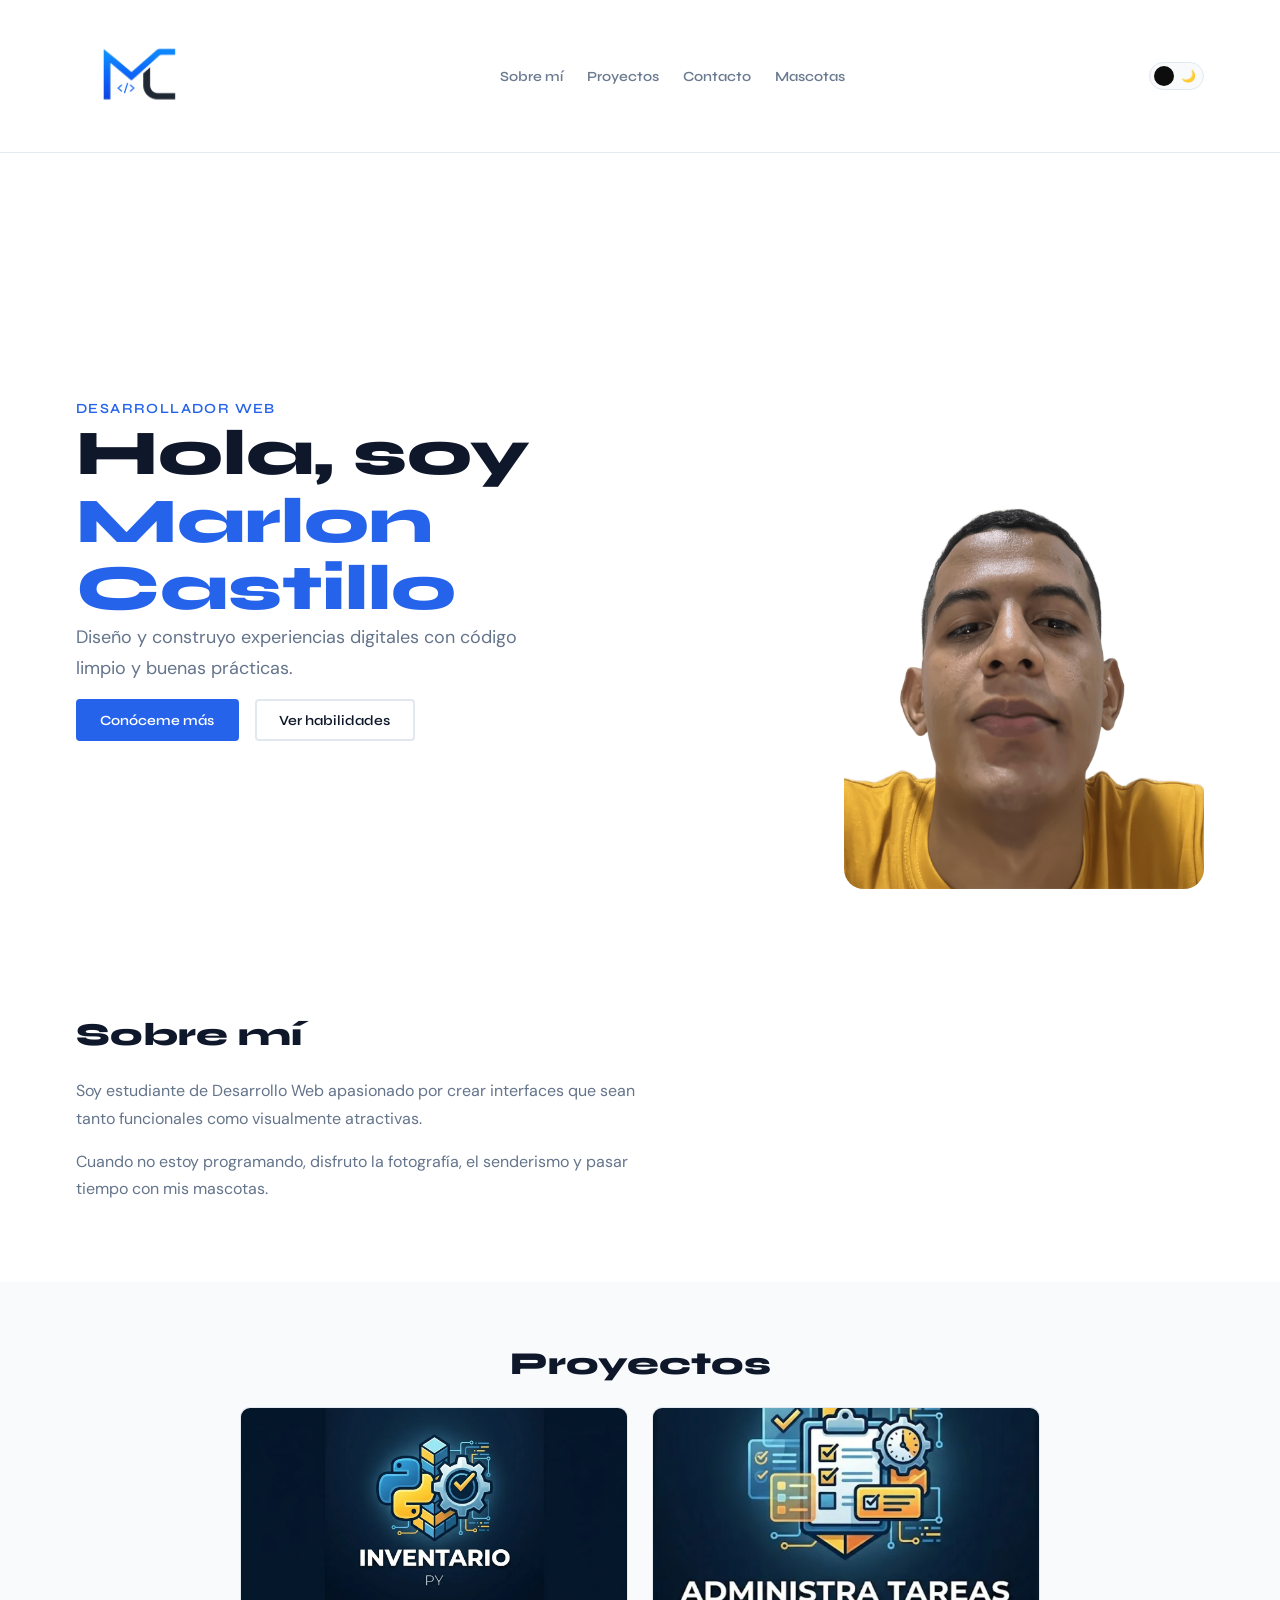
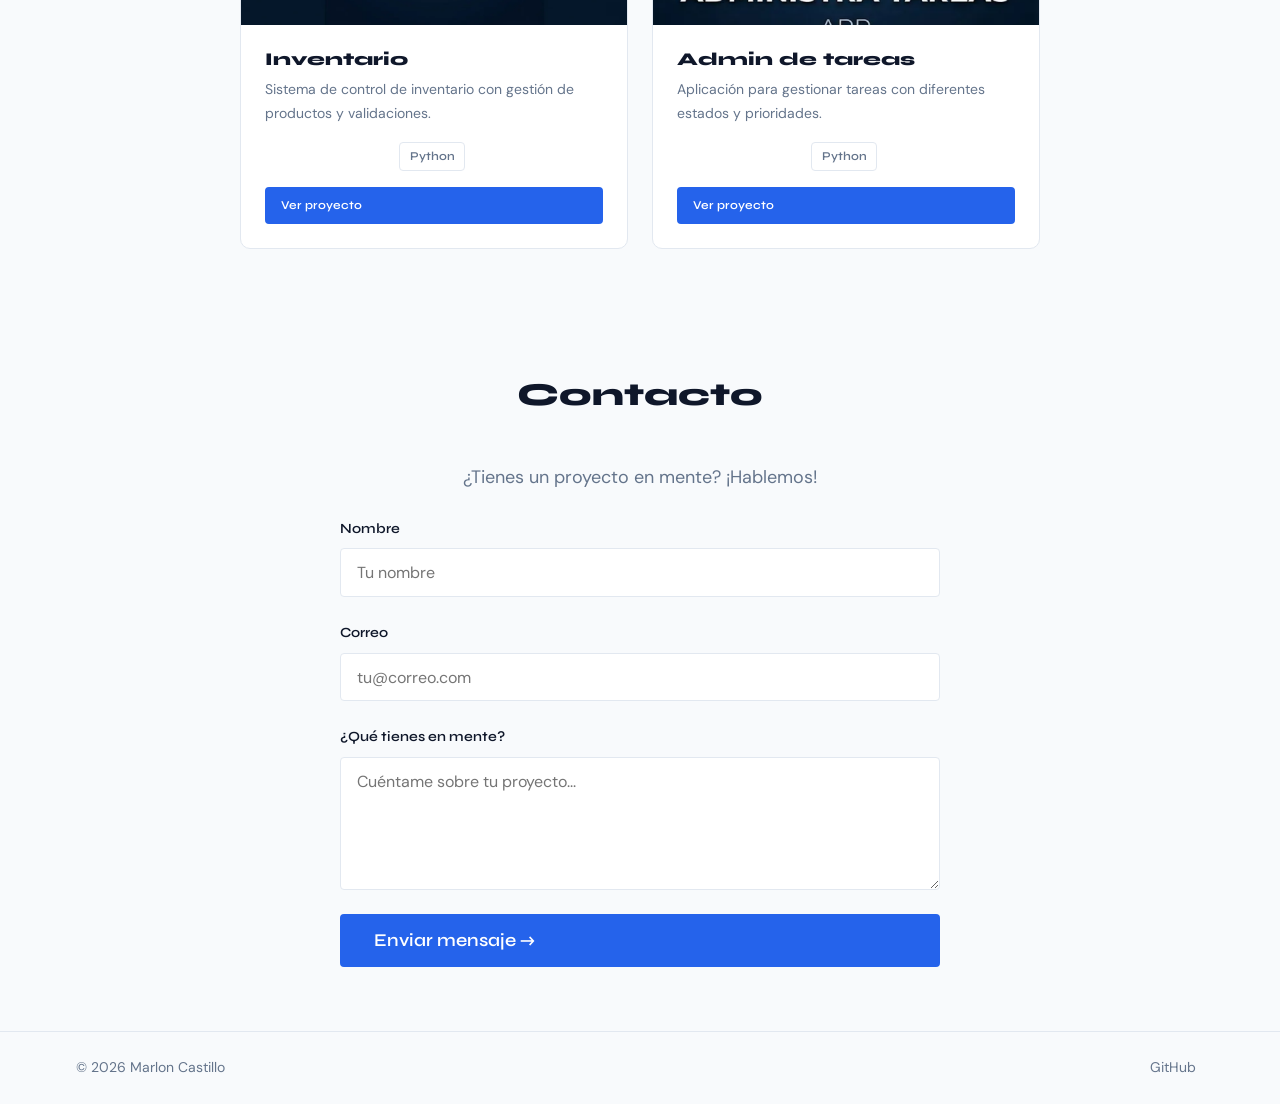
<file: index.html>
<!DOCTYPE html>
<html lang="es">

<head>
  <meta charset="UTF-8" />
  <meta name="viewport" content="width=device-width, initial-scale=1.0" />
  <title>Portafolio Marlon Castillo</title>
  <!-- Google Fonts -->
  <link rel="preconnect" href="https://fonts.googleapis.com" />
  <link rel="preconnect" href="https://fonts.gstatic.com" crossorigin />
  <link
    href="https://fonts.googleapis.com/css2?family=Syne:wght@400;600;800&family=DM+Sans:ital,wght@0,300;0,400;1,300&display=swap"
    rel="stylesheet" />
  <link rel="stylesheet" href="css/style.css" />
  <link rel="icon" href="images/logo.webp" type="image/webp" />
</head>

<body>



  <header class="site-header">
    <div class="container header-inner">
      <a href="index.html" class="logo"><img src="images/logo_2.webp" alt="Logo" /></a>
      <nav class="nav" id="main-nav" aria-label="Navegación principal">
        <ul class="nav-list">
          <li><a href="#sobre-mi">Sobre mí</a></li>
          <li><a href="#proyectos">Proyectos</a></li>
          <li><a href="#contacto">Contacto</a></li>
          <li><a href="mascotas.html">Mascotas</a></li>
        </ul>
      </nav>
      <div class="header-actions">
        <!-- Switch Modo Oscuro mejorado -->
        <label class="theme-switch">
          <input type="checkbox" id="theme-toggle">
          <span class="slider">
            <span class="icon sun">☀️</span>
            <span class="icon moon">🌙</span>
          </span>
        </label>
        <!-- Hamburguesa para móvil -->
        <button class="nav-toggle" id="nav-toggle" aria-label="Abrir menú" aria-expanded="false" aria-controls="main-nav">
          <span></span><span></span><span></span>
        </button>
      </div>
    </div>
  </header>

  <!-- ========== HERO ========== -->
  <section class="hero" id="inicio">
    <div class="container hero-inner">
      <div class="hero-text">
        <p class="hero-label">Desarrollador Web</p>
        <h1 class="hero-title">Hola, soy <br /><span class="accent">Marlon Castillo</span></h1>
        <p class="hero-bio" id="hero-bio">
          Diseño y construyo experiencias digitales con código limpio y buenas prácticas.
        </p>
        <div class="hero-actions">
          <button class="btn btn-primary" id="btn-cambiar-texto">Conóceme más</button>
          <button class="btn btn-outline" id="btn-toggle-skills">Ver habilidades</button>
        </div>
      </div>
      <div class="hero-avatar">
        <img src="images/perfil2.png" alt="Ilustración de perfil de Marlon Castillo" class="avatar-img" width="320"
          height="320" />
      </div>
    </div>
  </section>

  <!-- ========== PANEL DE HABILIDADES (oculto por defecto, JS lo muestra) ========== -->
  <div class="skills-panel hidden" id="skills-panel">
    <div class="container">
      <h2 class="section-subtitle">Habilidades técnicas</h2>
      <ul class="skills-list">
        <li class="skill-tag">HTML5</li>
        <li class="skill-tag">CSS3</li>
        <li class="skill-tag">JavaScript</li>
        <li class="skill-tag">Responsive Design</li>
      </ul>
    </div>
  </div>

  <!-- ========== SOBRE MÍ ========== -->
  <section class="section" id="sobre-mi">
    <div class="container two-col">
      <div class="col-text">
        <h2 class="section-title">Sobre mí</h2>
        <p>
          Soy estudiante de Desarrollo Web apasionado por crear interfaces que sean tanto funcionales como
          visualmente atractivas.
        </p>
        <p>
          Cuando no estoy programando, disfruto la fotografía, el senderismo y pasar tiempo con mis mascotas.
        </p>
      </div>
    </div>
  </section>

  <!-- ========== PROYECTOS ========== -->
  <section class="section section-dark" id="proyectos">
    <div class="container">
      <h2 class="section-title centered">Proyectos</h2>
      <div class="projects-grid">

        <article class="card">
          <img src="images/inventario.webp" alt="Captura del proyecto Inventario" class="card-img" />
          <div class="card-body">
            <h3 class="card-title">Inventario</h3>
            <p class="card-desc">Sistema de control de inventario con gestión de productos y validaciones.</p>
            <div class="card-tags">
              <span class="tag">Python</span>
            </div>
            <a href="https://github.com/MarlonCastilloj/my-repository" class="btn btn-primary btn-sm">Ver proyecto</a>
          </div>
        </article>

        <article class="card">
          <img src="images/tareas.webp" alt="Captura del proyecto Admin de Tareas" class="card-img" />
          <div class="card-body">
            <h3 class="card-title">Admin de tareas</h3>
            <p class="card-desc">Aplicación para gestionar tareas con diferentes estados y prioridades.</p>
            <div class="card-tags">
              <span class="tag">Python</span>
            </div>
            <a href="https://github.com/MarlonCastilloj/Admin-Tareas" class="btn btn-primary btn-sm">Ver proyecto</a>
          </div>
        </article>

      </div>
    </div>
  </section>


  <!-- ========== CONTACTO ========== -->
  <section class="section section-dark" id="contacto">
    <div class="container contact-inner">
      <h2 class="section-title centered">Contacto</h2>
      <p class="contact-sub">¿Tienes un proyecto en mente? ¡Hablemos!</p>

      <form class="contact-form" id="contact-form">
        <div class="form-group">
          <label for="name">Nombre</label>
          <input type="text" id="name" name="name" placeholder="Tu nombre" required>
        </div>
        <div class="form-group">
          <label for="email">Correo</label>
          <input type="email" id="email" name="email" placeholder="tu@correo.com" required>
        </div>
        <div class="form-group">
          <label for="message">¿Qué tienes en mente?</label>
          <textarea id="message" name="message" rows="5" placeholder="Cuéntame sobre tu proyecto..."
            required></textarea>
        </div>
        <button type="submit" class="btn btn-primary btn-lg">Enviar mensaje →</button>
      </form>
    </div>
  </section>

  <!-- ========== FOOTER ========== -->
  <footer class="site-footer">
    <div class="container footer-inner">
      <span>© 2026 Marlon Castillo</span>
      <nav aria-label="Redes sociales">
        <a href="https://github.com/MarlonCastilloj" class="footer-link">GitHub</a>
      </nav>
    </div>
  </footer>

  <!-- JS enlazado justo antes de </body> -->
  <script src="js/script.js"></script>
</body>

</html>
</file>
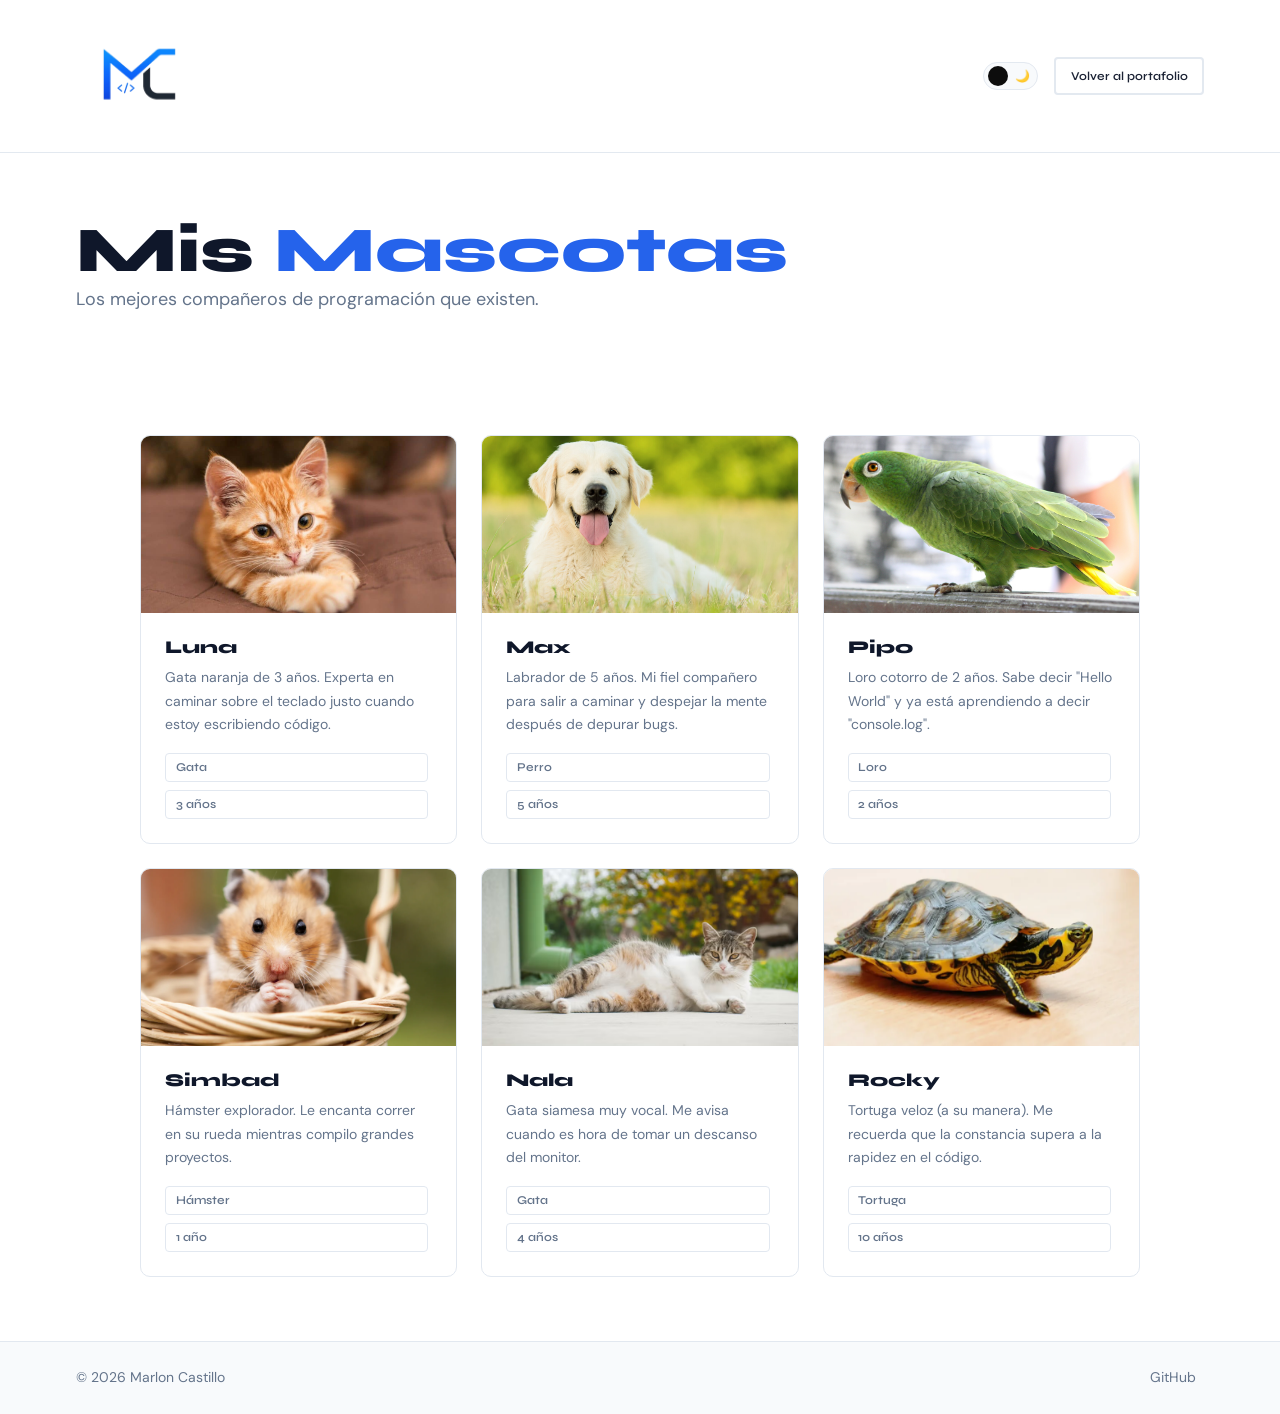
<file: mascotas.html>
<!DOCTYPE html>
<html lang="es">

<head>
  <meta charset="UTF-8" />
  <meta name="viewport" content="width=device-width, initial-scale=1.0" />
  <title>Mis Mascotas — Portafolio Marlon Castillo</title>
  <link rel="preconnect" href="https://fonts.googleapis.com" />
  <link rel="preconnect" href="https://fonts.gstatic.com" crossorigin />
  <link
    href="https://fonts.googleapis.com/css2?family=Syne:wght@400;600;800&family=DM+Sans:ital,wght@0,300;0,400;1,300&display=swap"
    rel="stylesheet" />
  <link rel="stylesheet" href="css/style.css" />
  <link rel="icon" href="images/logo_2.webp" type="image/webp" />
</head>

<body>

  <!-- HEADER -->
  <header class="site-header">
    <div class="container header-inner">
      <a href="index.html" class="logo"><img src="images/logo_2.webp" alt="Logo" /></a>
      <div class="header-actions">
        <!-- Switch Modo Oscuro mejorado -->
        <label class="theme-switch">
          <input type="checkbox" id="theme-toggle">
          <span class="slider">
            <span class="icon sun">☀️</span>
            <span class="icon moon">🌙</span>
          </span>
        </label>
        <a href="index.html" class="btn btn-outline btn-sm">Volver al portafolio</a>
      </div>
    </div>
  </header>

  <!-- HERO MASCOTAS -->
  <section class="hero hero-sm">
    <div class="container">
      <h1 class="hero-title">Mis <span class="accent">Mascotas</span></h1>
      <p class="hero-bio">Los mejores compañeros de programación que existen.</p>
    </div>
  </section>

  <!-- MASCOTAS GRID -->
  <section class="section" id="mascotas-lista">
    <div class="container">
      <div class="gallery-grid">

        <article class="card">
          <img src="images/gato.webp" alt="Fotografía de Luna, gata naranja" class="card-img" />
          <div class="card-body">
            <h2 class="card-title">Luna </h2>
            <p class="card-desc">
              Gata naranja de 3 años. Experta en caminar sobre el teclado justo cuando estoy escribiendo código.
            </p>
            <span class="tag">Gata</span>
            <span class="tag">3 años</span>
          </div>
        </article>

        <article class="card">
          <img src="images/perro.webp" alt="Fotografía de Max, perro labrador" class="card-img" />
          <div class="card-body">
            <h2 class="card-title">Max </h2>
            <p class="card-desc">
              Labrador de 5 años. Mi fiel compañero para salir a caminar y despejar la mente después de depurar bugs.
            </p>
            <span class="tag">Perro</span>
            <span class="tag">5 años</span>
          </div>
        </article>

        <article class="card">
          <img src="images/loro.webp" alt="Fotografía de Pipo, loro verde" class="card-img" />
          <div class="card-body">
            <h2 class="card-title">Pipo </h2>
            <p class="card-desc">
              Loro cotorro de 2 años. Sabe decir "Hello World" y ya está aprendiendo a decir "console.log".
            </p>
            <span class="tag">Loro</span>
            <span class="tag">2 años</span>
          </div>
        </article>

        <article class="card">
          <img src="images/hamster.webp" alt="Fotografía de Simbad, hámster" class="card-img" />
          <div class="card-body">
            <h2 class="card-title">Simbad </h2>
            <p class="card-desc">
              Hámster explorador. Le encanta correr en su rueda mientras compilo grandes proyectos.
            </p>
            <span class="tag">Hámster</span>
            <span class="tag">1 año</span>
          </div>
        </article>

        <article class="card">
          <img src="images/gata2.webp" alt="Fotografía de Nala, gata siamesa" class="card-img" />
          <div class="card-body">
            <h2 class="card-title">Nala </h2>
            <p class="card-desc">
              Gata siamesa muy vocal. Me avisa cuando es hora de tomar un descanso del monitor.
            </p>
            <span class="tag">Gata</span>
            <span class="tag">4 años</span>
          </div>
        </article>

        <article class="card">
          <img src="images/tortuga.webp" alt="Fotografía de Rocky, tortuga" class="card-img" />
          <div class="card-body">
            <h2 class="card-title">Rocky </h2>
            <p class="card-desc">
              Tortuga veloz (a su manera). Me recuerda que la constancia supera a la rapidez en el código.
            </p>
            <span class="tag">Tortuga</span>
            <span class="tag">10 años</span>
          </div>
        </article>

      </div>
    </div>
  </section>

  <!-- FOOTER -->
  <footer class="site-footer">
    <div class="container footer-inner">
      <span>© 2026 Marlon Castillo</span>
      <nav aria-label="Redes sociales">
        <a href="https://github.com/MarlonCastilloj" class="footer-link">GitHub</a>
      </nav>
    </div>
  </footer>

  <script src="js/script.js"></script>
</body>

</html>
</file>
<file: css/style.css>
/* ============================================================
   style.css — Portafolio Marlon Castillo
   Estructura:
   1. Variables globales (:root)
   2. Reset y base
   3. Tipografía
   4. Layout / Contenedor
   5. Componentes reutilizables (botones, tarjetas, tags)
   6. Header y navegación
   7. Secciones específicas (hero, proyectos, galería…)
   8. Footer
   9. Utilidades
   10. Media queries — Tablet (≥ 640 px)
   11. Media queries — Escritorio (≥ 1024 px)
============================================================ */

/* ---- 1. VARIABLES GLOBALES ---- */
:root {
  /* Colores */
  --color-bg: #ffffff;
  --color-bg-alt: #f8fafc;
  --color-surface: #ffffff;
  --color-border: #e2e8f0;
  --color-accent: #2563eb;
  /* Azul profesional */
  --color-accent-2: #ff5e3a;
  /* coral */
  --color-text: #0f172a;
  --color-text-muted: #64748b;
  --color-white: #ffffff;

  /* Tipografía */
  --font-display: 'Syne', sans-serif;
  --font-body: 'DM Sans', sans-serif;
  --fs-xs: 0.75rem;
  /* 12 px */
  --fs-sm: 0.875rem;
  /* 14 px */
  --fs-base: 1rem;
  /* 16 px */
  --fs-md: 1.125rem;
  /* 18 px */
  --fs-lg: 1.5rem;
  /* 24 px */
  --fs-xl: 2rem;
  /* 32 px */
  --fs-2xl: 3rem;
  /* 48 px */
  --fs-3xl: 4rem;
  /* 64 px */

  /* Espaciado */
  --space-xs: 0.5rem;
  --space-sm: 1rem;
  --space-md: 1.5rem;
  --space-lg: 2.5rem;
  --space-xl: 4rem;
  --space-2xl: 6rem;

  /* Otros */
  --radius-sm: 4px;
  --radius-md: 10px;
  --radius-lg: 20px;
  --shadow: 0 4px 24px rgba(0, 0, 0, 0.5);
  --transition: 0.25s ease;
}

/* Variables Modo Oscuro */
body.dark-mode {
  --color-bg: #000000;
  /* Negro absoluto */
  --color-bg-alt: #000000;
  --color-surface: #0a0a0a;
  --color-border: #333333;
  --color-accent: #3b82f6;
  --color-text: #ffffff;
  --color-text-muted: #94a3b8;
  --shadow: 0 4px 24px rgba(0, 0, 0, 0.8);
}

/* ---- 2. RESET Y BASE ---- */
*,
*::before,
*::after {
  box-sizing: border-box;
  margin: 0;
  padding: 0;
}

html {
  scroll-behavior: smooth;
  font-size: 16px;
}

body {
  background-color: var(--color-bg);
  color: var(--color-text);
  font-family: var(--font-body);
  font-size: var(--fs-base);
  line-height: 1.7;
}

/* Imágenes responsivas */
img {
  max-width: 100%;
  height: auto;
  display: block;
}

a {
  color: inherit;
  text-decoration: none;
}

ul,
ol {
  list-style: none;
}

/* ---- 3. TIPOGRAFÍA ---- */
h1,
h2,
h3,
h4 {
  font-family: var(--font-display);
  line-height: 1.15;
  font-weight: 800;
}

h1 {
  font-size: var(--fs-2xl);
}

h2 {
  font-size: var(--fs-xl);
}

h3 {
  font-size: var(--fs-lg);
}

p {
  margin-bottom: var(--space-sm);
}

/* ---- 4. LAYOUT / CONTENEDOR ---- */
.container {
  width: 100%;
  max-width: 1160px;
  margin-inline: auto;
  padding-inline: var(--space-sm);
}

.section {
  padding-block: var(--space-xl);
  scroll-margin-top: 180px;
}

.section-dark {
  background-color: var(--color-bg-alt);
}

/* ---- 5. COMPONENTES REUTILIZABLES ---- */

/* Botones */
.btn {
  display: inline-flex;
  align-items: center;
  gap: var(--space-xs);
  padding: 0.65rem 1.4rem;
  font-family: var(--font-display);
  font-size: var(--fs-sm);
  font-weight: 600;
  border-radius: var(--radius-sm);
  border: 2px solid transparent;
  cursor: pointer;
  transition: background-color var(--transition),
    color var(--transition),
    border-color var(--transition),
    transform var(--transition);
  white-space: nowrap;
}

.btn:hover {
  transform: translateY(-2px);
}

.btn:active {
  transform: translateY(0);
}

.btn-primary {
  background-color: var(--color-accent);
  color: var(--color-white);
  border-color: var(--color-accent);
}

.btn-primary:hover {
  background-color: transparent;
  color: var(--color-accent);
}

.btn-outline {
  background-color: transparent;
  color: var(--color-text);
  border-color: var(--color-border);
}

.btn-outline:hover {
  border-color: var(--color-accent);
  color: var(--color-accent);
}

.btn-sm {
  padding: 0.4rem 0.9rem;
  font-size: var(--fs-xs);
}

.btn-lg {
  padding: 0.85rem 2rem;
  font-size: var(--fs-md);
}

/* Tarjetas */
.card {
  background-color: var(--color-surface);
  border: 1px solid var(--color-border);
  border-radius: var(--radius-md);
  overflow: hidden;
  transition: transform var(--transition), box-shadow var(--transition);
}

.card:hover {
  transform: translateY(-4px);
  box-shadow: var(--shadow);
}

.card-img {
  width: 100%;
  aspect-ratio: 16/9;
  object-fit: cover;
}

.card-body {
  padding: var(--space-md);
  display: flex;
  flex-direction: column;
  gap: var(--space-xs);
}

.card-title {
  font-size: var(--fs-md);
}

.card-desc {
  font-size: var(--fs-sm);
  color: var(--color-text-muted);
  margin-bottom: var(--space-xs);
  flex: 1;
}

/* Tags */
.tag {
  display: inline-block;
  padding: 0.2rem 0.6rem;
  font-size: var(--fs-xs);
  font-family: var(--font-display);
  font-weight: 600;
  border: 1px solid var(--color-border);
  border-radius: var(--radius-sm);
  color: var(--color-text-muted);
  margin-right: 0.25rem;
}

.card-tags {
  margin-bottom: var(--space-xs);
  text-align: center;
}

/* ---- 6. HEADER Y NAVEGACIÓN ---- */
.site-header {
  position: sticky;
  top: 0;
  z-index: 100;
  background-color: var(--color-bg);
  opacity: 0.95;
  backdrop-filter: blur(10px);
  border-bottom: 1px solid var(--color-border);
}

body.dark-mode .site-header {
  background-color: rgba(0, 0, 0, 0.9);
}

.header-inner {
  display: flex;
  align-items: center;
  justify-content: space-between;
  padding-block: var(--space-sm);
}

.header-actions {
  display: flex;
  align-items: center;
  gap: var(--space-sm);
}

.logo {
  display: flex;
  align-items: center;
  font-family: var(--font-display);
  font-size: var(--fs-lg);
  font-weight: 800;
  color: var(--color-text);
}

.logo img {
  height: 120px;
  /* Logo más grande y visible */
  width: auto;
  transform: scale(var(--logo-scale, 1));
  transition: transform var(--transition);
}

body.dark-mode .logo img {
  /* Si el logo de modo oscuro es más pequeño visualmente, puedes ajustar la escala aquí. 
     Por ejemplo: 1.2 lo hará un 20% más grande. Si es más grande, usa 0.8, etc. */
  --logo-scale: 1.3;
}

.logo span {
  color: var(--color-accent);
}

/* Lista de navegación */
.nav-list {
  display: flex;
  flex-direction: column;
  /* móvil: columna por defecto */
  gap: var(--space-sm);
}

.nav-list a {
  font-family: var(--font-display);
  font-size: var(--fs-sm);
  font-weight: 600;
  color: var(--color-text-muted);
  transition: color var(--transition);
  padding: 0.25rem 0;
}

.nav-list a:hover,
.nav-list a.active {
  color: var(--color-accent);
}

/* Nav cerrado en móvil */
.nav {
  display: none;
  position: absolute;
  top: 100%;
  left: 0;
  width: 100%;
  background-color: var(--color-bg);
  border-bottom: 1px solid var(--color-border);
  padding: var(--space-md);
}

.nav.is-open {
  display: block;
}

/* Botón hamburguesa */
.nav-toggle {
  display: flex;
  flex-direction: column;
  gap: 5px;
  background: none;
  border: none;
  cursor: pointer;
  padding: 4px;
}

.nav-toggle span {
  display: block;
  width: 24px;
  height: 2px;
  background-color: var(--color-text);
  border-radius: 2px;
  transition: transform var(--transition), opacity var(--transition);
}

/* Animación hamburguesa → X */
.nav-toggle.is-open span:nth-child(1) {
  transform: translateY(7px) rotate(45deg);
}

.nav-toggle.is-open span:nth-child(2) {
  opacity: 0;
}

.nav-toggle.is-open span:nth-child(3) {
  transform: translateY(-7px) rotate(-45deg);
}

/* ---- 7. SECCIONES ESPECÍFICAS ---- */

/* HERO */
.hero {
  padding-block: var(--space-2xl) var(--space-xl);
}

.hero-sm {
  padding-block: var(--space-xl) var(--space-lg);
}

.hero-inner {
  display: flex;
  flex-direction: column;
  gap: var(--space-lg);
  align-items: flex-start;
}

.hero-label {
  font-size: var(--fs-sm);
  font-family: var(--font-display);
  font-weight: 600;
  color: var(--color-accent);
  letter-spacing: 0.1em;
  text-transform: uppercase;
  margin-bottom: 0;
}

.hero-title {
  font-size: clamp(2rem, 6vw, 4rem);
  /* escala con la pantalla */
  line-height: 1.05;
  color: var(--color-text);
}

.hero-bio {
  font-size: var(--fs-md);
  color: var(--color-text-muted);
  max-width: 40ch;
  margin-bottom: var(--space-sm);
}

.hero-actions {
  display: flex;
  flex-wrap: wrap;
  gap: var(--space-sm);
}

.hero-avatar {
  width: 100%;
  max-width: 280px;
  align-self: center;
}

.avatar-img {
  width: 100%;
  border-radius: var(--radius-lg);
}

/* SECCIÓN DOS COLUMNAS */
.two-col {
  display: flex;
  flex-direction: column;
  gap: var(--space-xl);
}

.col-text {
  max-width: 52ch;
}

.col-text p {
  color: var(--color-text-muted);
}

.section-title {
  font-size: var(--fs-xl);
  color: var(--color-text);
  margin-bottom: var(--space-md);
}

.section-subtitle {
  font-size: var(--fs-lg);
  color: var(--color-text);
  margin-bottom: var(--space-md);
}

.section-title.centered,
.section-subtitle.centered {
  text-align: center;
}

.section-img {
  border-radius: var(--radius-md);
  width: 100%;
}

/* PROYECTOS — móvil: 1 columna */
.projects-grid {
  display: grid;
  grid-template-columns: 1fr;
  gap: var(--space-md);
}

/* GALERÍA — móvil: 2 columnas */
.gallery-grid {
  display: grid;
  grid-template-columns: repeat(2, 1fr);
  gap: var(--space-md);
}

/* SKILLS PANEL */
.skills-panel {
  background-color: var(--color-surface);
  border-top: 1px solid var(--color-border);
  border-bottom: 1px solid var(--color-border);
  padding-block: var(--space-lg);
  scroll-margin-top: 180px;
}

.skills-panel .section-subtitle {
  text-align: center;
}

.skills-list {
  display: flex;
  flex-wrap: wrap;
  justify-content: center;
  gap: var(--space-sm);
}

.skill-tag {
  padding: 0.5rem 1rem;
  background-color: var(--color-bg-alt);
  border: 1px solid var(--color-accent);
  border-radius: var(--radius-sm);
  font-family: var(--font-display);
  font-size: var(--fs-sm);
  font-weight: 600;
  color: var(--color-accent);
  transition: background-color var(--transition);
}

.skill-tag:hover {
  background-color: var(--color-accent);
  color: #0d0d0d;
}

/* CONTACTO */
.contact-inner {
  display: flex;
  flex-direction: column;
  align-items: center;
  gap: var(--space-md);
  text-align: center;
}

.contact-sub {
  font-size: var(--fs-md);
  color: var(--color-text-muted);
  margin-bottom: 0;
}

.contact-form {
  width: 100%;
  max-width: 600px;
  margin-inline: auto;
  display: flex;
  flex-direction: column;
  gap: var(--space-md);
  text-align: left;
}

.form-group {
  display: flex;
  flex-direction: column;
  gap: var(--space-xs);
}

.form-group label {
  font-family: var(--font-display);
  font-weight: 600;
  font-size: var(--fs-sm);
  color: var(--color-text);
}

.form-group input,
.form-group textarea {
  background-color: var(--color-surface);
  border: 1px solid var(--color-border);
  border-radius: var(--radius-sm);
  padding: 0.8rem 1rem;
  color: var(--color-text);
  font-family: var(--font-body);
  font-size: var(--fs-base);
  transition: border-color var(--transition);
}

.form-group input:focus,
.form-group textarea:focus {
  outline: none;
  border-color: var(--color-accent);
}

/* BANNER DE BIENVENIDA */
.welcome-banner {
  display: flex;
  align-items: center;
  justify-content: space-between;
  gap: var(--space-sm);
  background-color: var(--color-accent);
  color: var(--color-white);
  padding: var(--space-xs) var(--space-md);
  font-family: var(--font-display);
  font-size: var(--fs-sm);
  font-weight: 600;
  animation: slideDown 0.4s ease;
}

@keyframes slideDown {
  from {
    transform: translateY(-100%);
    opacity: 0;
  }

  to {
    transform: translateY(0);
    opacity: 1;
  }
}

.btn-close {
  background: none;
  border: none;
  font-size: var(--fs-md);
  cursor: pointer;
  color: inherit;
  line-height: 1;
  transition: transform var(--transition);
}

.btn-close:hover {
  transform: scale(1.2);
}

/* ACCENT */
.accent {
  color: var(--color-accent);
}

/* ---- 8. FOOTER ---- */
.site-footer {
  background-color: var(--color-bg-alt);
  border-top: 1px solid var(--color-border);
  padding-block: var(--space-md);
  font-size: var(--fs-sm);
  color: var(--color-text-muted);
}

.footer-inner {
  display: flex;
  flex-direction: column;
  align-items: center;
  gap: var(--space-sm);
  text-align: center;
}

.footer-link {
  margin-inline: 0.5rem;
  transition: color var(--transition);
}

.footer-link:hover {
  color: var(--color-accent);
}

/* ---- 9. UTILIDADES ---- */
.hidden {
  display: none !important;
}

/* ============================================================
   10. MEDIA QUERY — TABLET (≥ 640 px)
============================================================ */
@media (min-width: 640px) {

  /* Proyectos: 2 columnas en tablet */
  .projects-grid {
    grid-template-columns: repeat(2, 1fr);
  }

  /* Galería: 3 columnas en tablet */
  .gallery-grid {
    grid-template-columns: repeat(3, 1fr);
  }

  .footer-inner {
    flex-direction: row;
    justify-content: space-between;
    text-align: left;
  }
}

/* ============================================================
   11. MEDIA QUERY — ESCRITORIO (≥ 1024 px)
============================================================ */
@media (min-width: 1024px) {

  /* Nav horizontal en escritorio */
  .nav {
    display: block;
    position: static;
    width: auto;
    background: none;
    border: none;
    padding: 0;
  }

  .nav-list {
    flex-direction: row;
    /* fila en escritorio */
    gap: var(--space-md);
  }

  /* Ocultar botón hamburguesa */
  .nav-toggle {
    display: none;
  }

  /* Hero: dos columnas lado a lado */
  .hero-inner {
    flex-direction: row;
    justify-content: space-between;
    align-items: center;
  }

  .hero-avatar {
    max-width: 360px;
    flex-shrink: 0;
  }

  /* Sobre mí: dos columnas */
  .two-col {
    flex-direction: row;
    align-items: center;
  }

  .col-text {
    flex: 1;
  }

  .col-img {
    flex: 1;
  }

  /* Proyectos: 2 columnas centradas en escritorio */
  .projects-grid {
    grid-template-columns: repeat(2, 1fr);
    max-width: 800px;
    margin-inline: auto;
  }

  /* Galería: 3 o más columnas en escritorio */
  .gallery-grid {
    grid-template-columns: repeat(3, 1fr);
    max-width: 1000px;
    margin-inline: auto;
  }

  h1 {
    font-size: var(--fs-3xl);
  }
}
/* ================= SWITCH TEMA ================= */

.theme-switch {
  position: relative;
  width: 55px;
  height: 28px;
}

.theme-switch input {
  opacity: 0;
  width: 0;
  height: 0;
  position: absolute;
}

.slider {
  position: absolute;
  inset: 0;
  background: var(--color-bg-alt);
  border: 1px solid var(--color-border);
  border-radius: 50px;
  cursor: pointer;
  transition: var(--transition);
}

/* círculo */
.slider::before {
  content: "";
  position: absolute;
  height: 20px;
  width: 20px;
  left: 4px;
  top: 3px;
  background: #000000; /* negro */
  border-radius: 50%;
  transition: var(--transition);
  z-index: 2;
}

/* modo oscuro activado */
.theme-switch input:checked + .slider::before {
  transform: translateX(26px);
  background: #ffffff;
}

/* iconos */
.slider .icon {
  position: absolute;
  top: 50%;
  transform: translateY(-50%);
  font-size: 12px;
  pointer-events: none;
}

.slider .sun {
  left: 7px;
}

.slider .moon {
  right: 7px;
}
</file>
